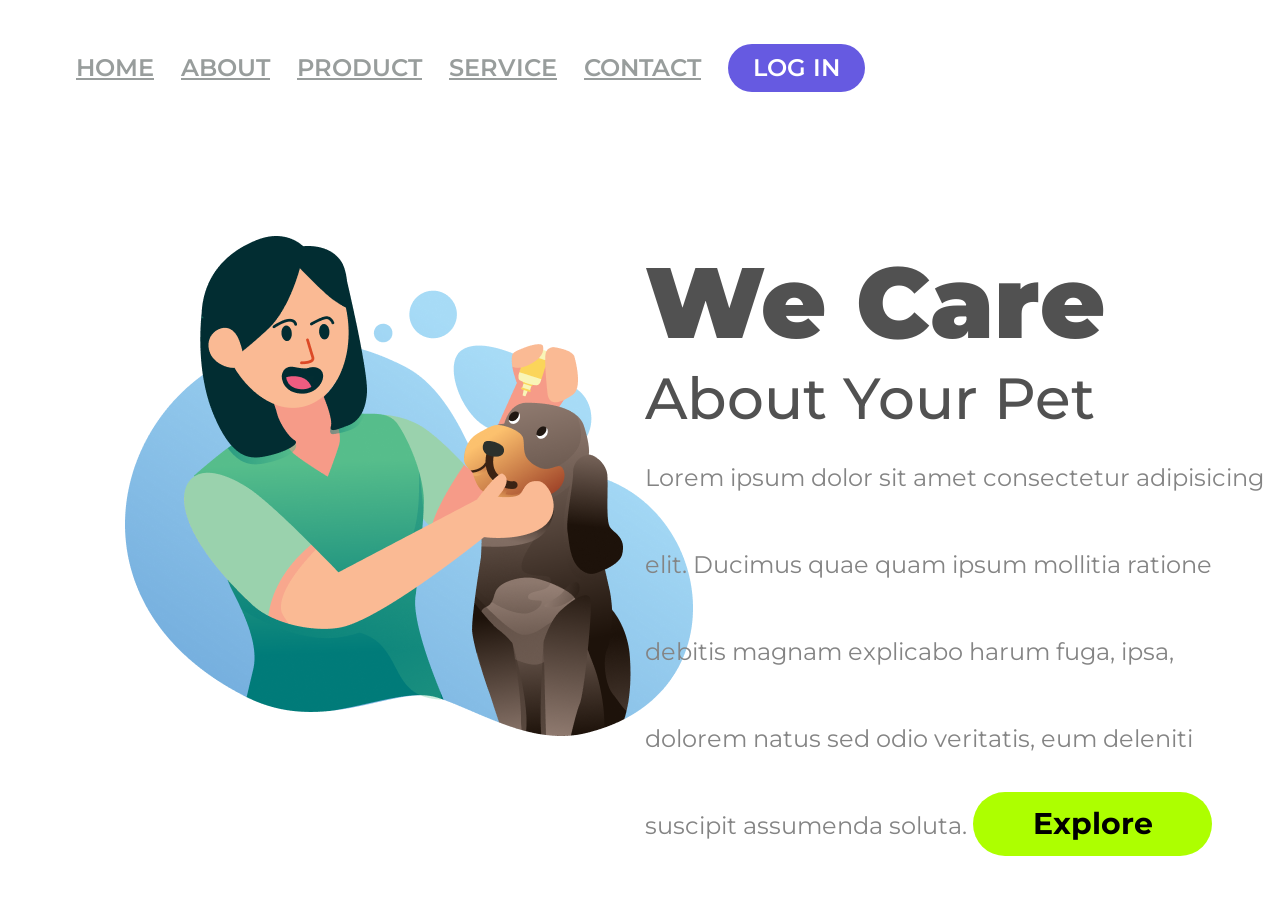
<file: 1 - We Care T1/index.html>
<!DOCTYPE html>
<html lang="en">

<head>
    <meta charset="UTF-8">
    <meta name="viewport" content="width=device-width, initial-scale=1.0">
    <link rel="stylesheet" href="stiles.css">
    <link rel="preconnect" href="https://fonts.googleapis.com">
<link rel="preconnect" href="https://fonts.gstatic.com" crossorigin>
<link href="https://fonts.googleapis.com/css2?family=Montserrat:ital,wght@0,100..900;1,100..900&display=swap" rel="stylesheet">

    <title>Document</title>
</head>

<body>
    <header>
        <a class="link-header" href="">HOME</a>
        <a class="link-header" href="">ABOUT</a>
        <a class="link-header" href="">PRODUCT</a>
        <a class="link-header" href="">SERVICE</a>
        <a class="link-header" href="">CONTACT</a>
        <button class="button-header">LOG IN</button>

    </header>

    <main>
        <div class="container">
        <section1 class="section1"><img src="./Img/Illustration 2.png" alt="We-Ware-logo" class="logo-image"> </section1>
       
        <section2 class="section2">
        <h1>We Care</h1>
        <h2>About Your Pet</h2>
        <p class="reducao">Lorem ipsum dolor sit amet consectetur adipisicing elit. Ducimus quae quam ipsum mollitia ratione debitis
            magnam explicabo harum fuga, ipsa, dolorem natus sed odio veritatis, eum deleniti suscipit assumenda soluta.
        </pc>
        <button class="button-main">Explore</button>
    </section2>
</div>
    
</main>

</body>

</html>
</file>
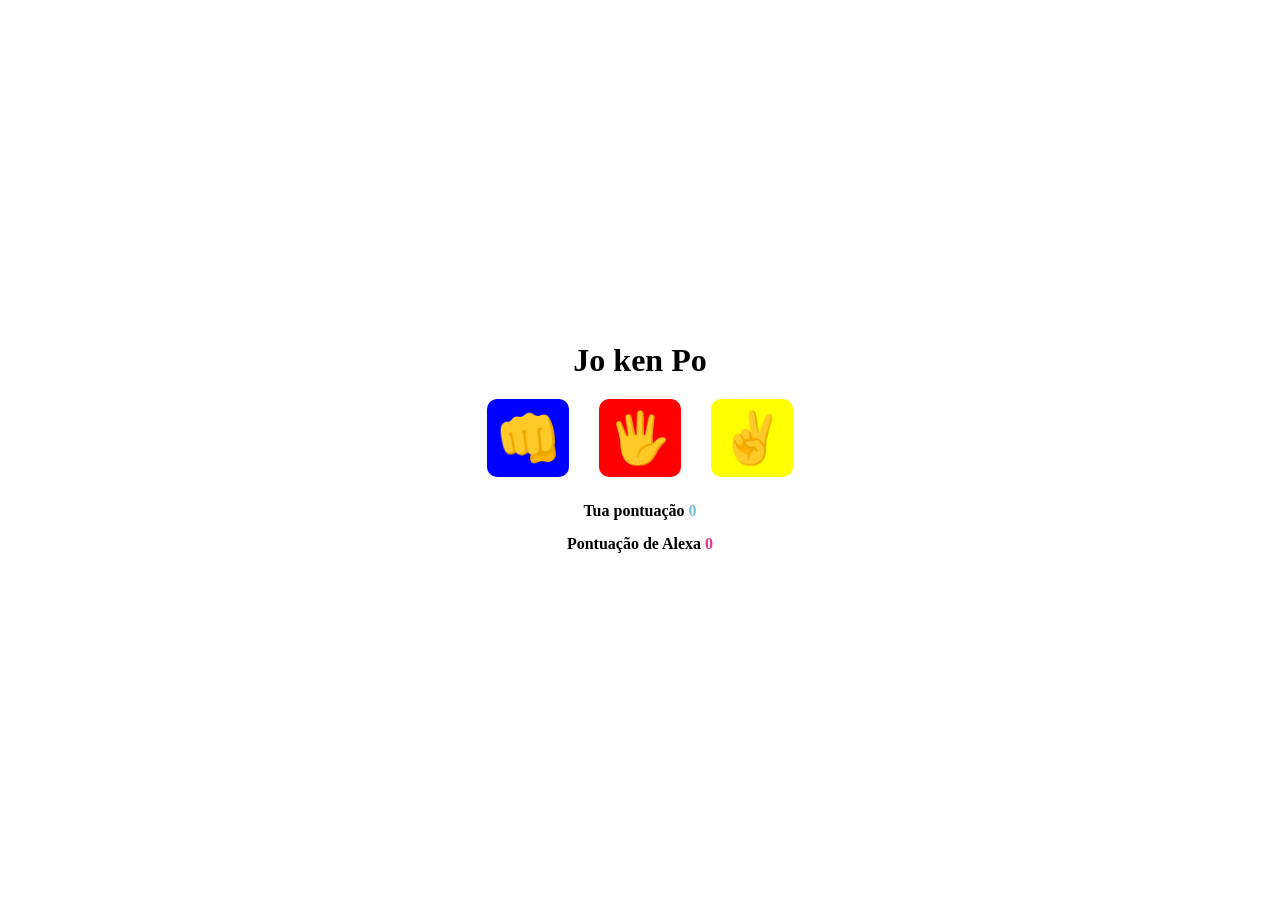
<file: 10 - Jo ken Po/index.html>
<!DOCTYPE html>
<html lang="en">
<head>
    <meta charset="UTF-8">
    <meta name="viewport" content="width=device-width, initial-scale=1.0">
    <link rel="stylesheet" href="style.css">
    <title>Jo-ken-Po-Anun</title>
</head>
<body>

    <div class="container">

        <h1>Jo ken Po</h1>
        
        <div class="buttons">
        <button id="rock" onclick="playHuman('rock')">&#x1F44A;</button>
        <button id="paper" onclick="playHuman('paper')">&#x1F590;</button>
        <button id="scissors" onclick="playHuman('scissors')">&#x270C;</button>
        </div>

        <p class="result"></p>

        <p class="your-score">Tua pontuação <span id="human-score">0</span></p>
        <p class="machine-score">Pontuação de Alexa <span id="machine-score">0</span></p>


    </div>

    <script src="script.js"></script>
    
</body>
</html>
</file>
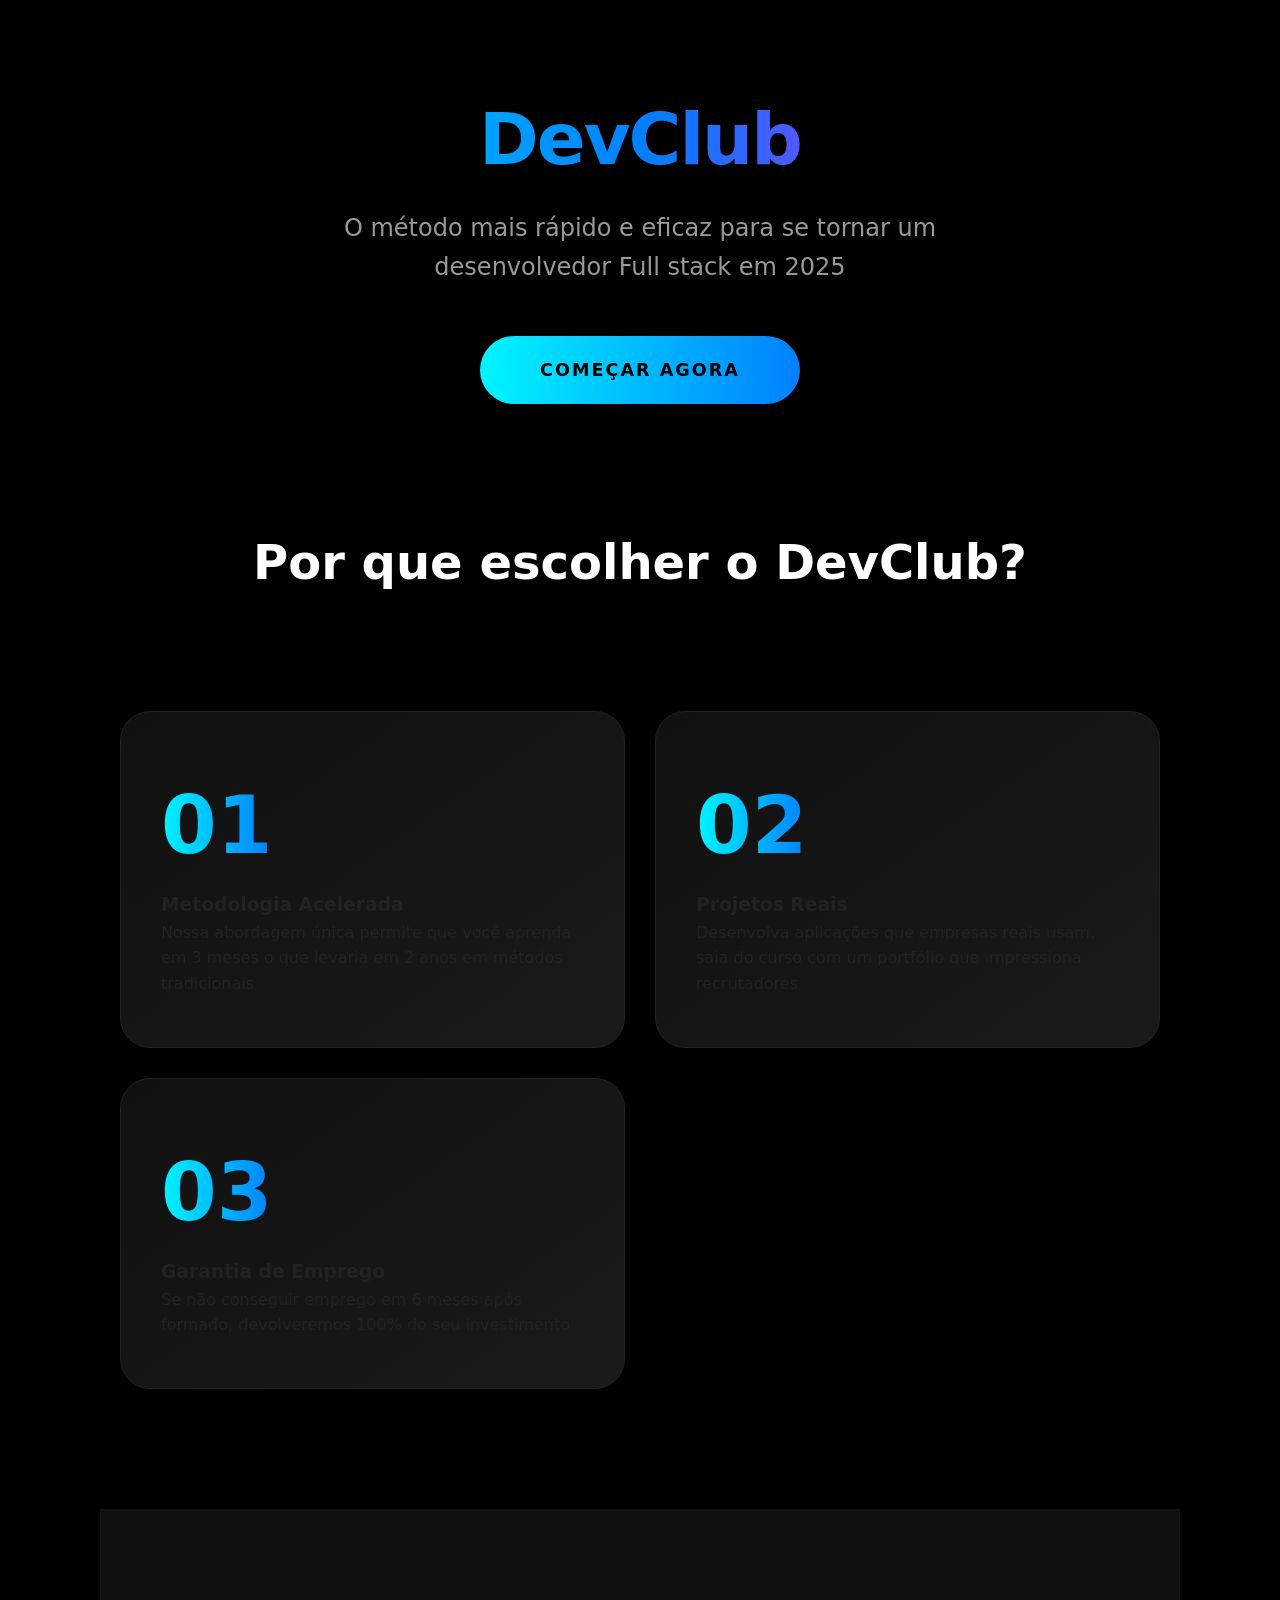
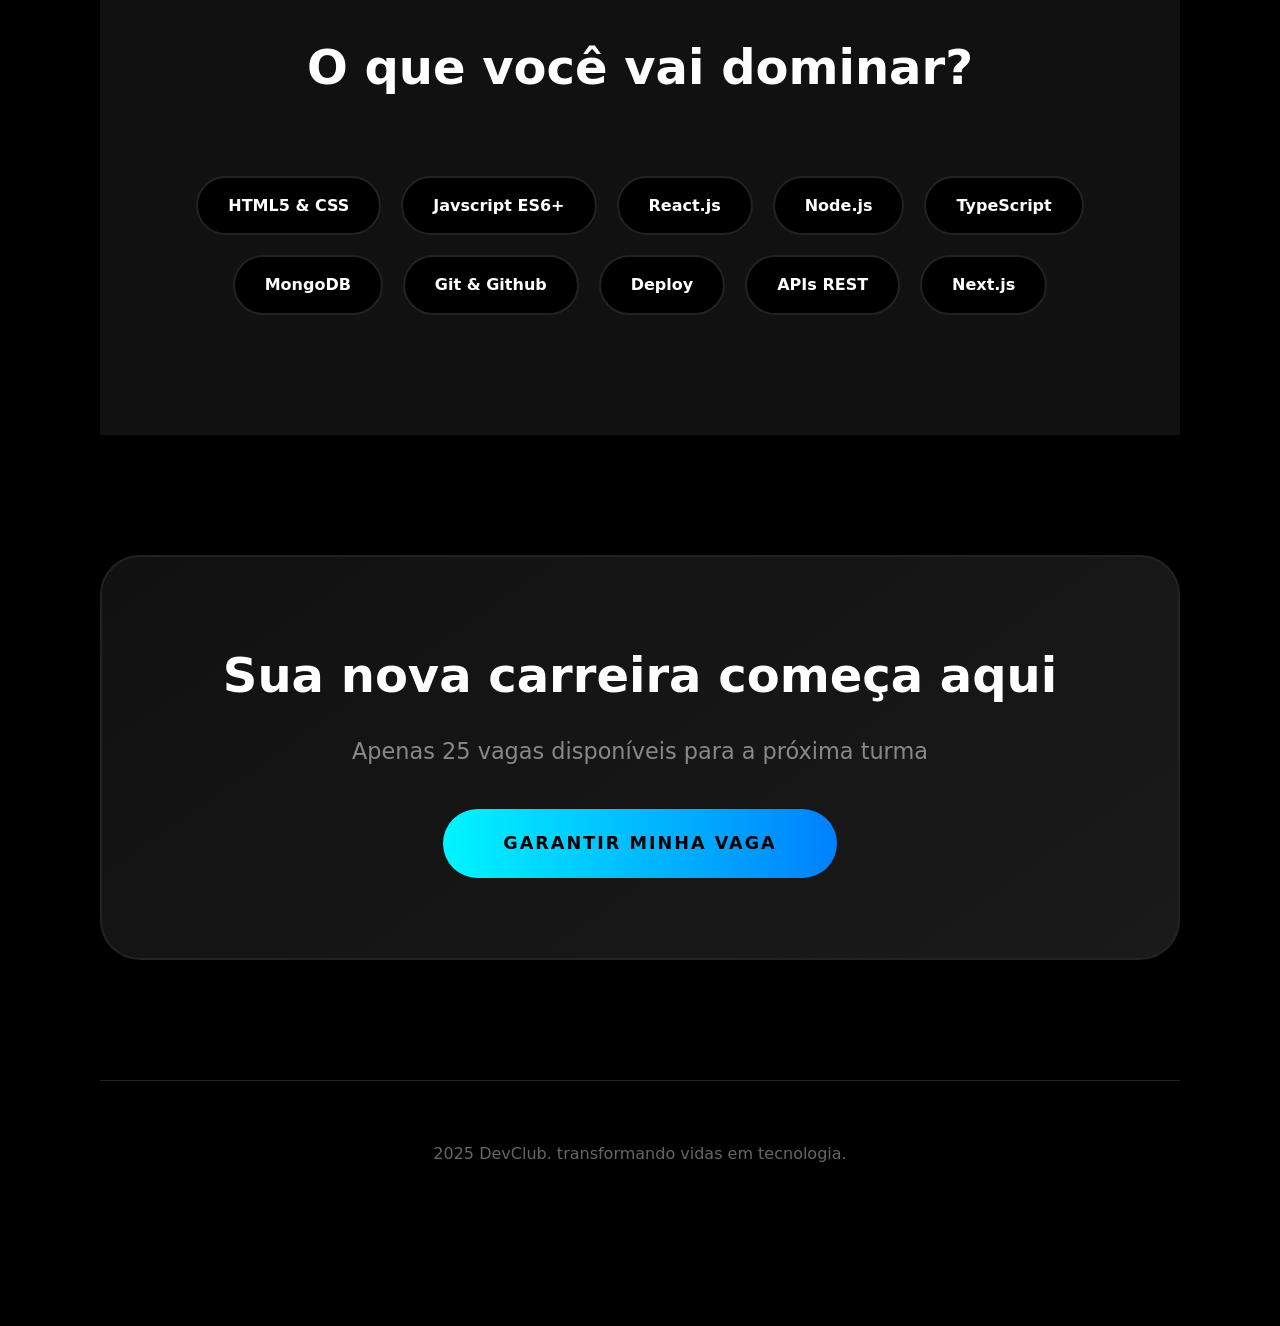
<file: 11 - Criação de Site/index.html>
<!DOCTYPE html>
<html lang="en">
<head>
    <meta charset="UTF-8">
    <meta name="viewport" content="width=device-width, initial-scale=1.0">
    <link rel="stylesheet" href="styles.css">
    <title>Criação-de-Site</title>
</head>
<body>

    <header class="container">
        <h1 class="gradient-text">DevClub</h1>
        <p class="subtitle">O método mais rápido e eficaz para se tornar um desenvolvedor Full stack em 2025</p>
        <a href="#" class="hero-button">Começar Agora</a>
    </header>

    <section class="benefits container">
     <h2 class="section-title">Por que escolher o DevClub?</h2>
     
     <article class="benefit-card">
        <span class="benefit-number">01</span>
        <h3>Metodologia Acelerada</h3>
        <p>Nossa abordagem única permite que você aprenda em 3 meses o que levaria em 2 anos em métodos tradicionais</p>
     </article>

     <article class="benefit-card">
        <span class="benefit-number">02</span>
        <h3>Projetos Reais</h3>
        <p>Desenvolva aplicações que empresas reais usam. saia do curso com um portfólio que impressiona recrutadores</p>
     </article>

     <article class="benefit-card">
        <span class="benefit-number">03</span>
        <h3>Garantia de Emprego</h3>
        <p>Se não conseguir emprego em 6 meses após formado, devolveremos 100% do seu investimento</p>
     </article>
</section>

    <section class="features container">
        <h2 class="section-title">O que você vai dominar?</h2>
        <span class="pill">HTML5 & CSS</span>
        <span class="pill">Javscript ES6+</span>
        <span class="pill">React.js</span>
        <span class="pill">Node.js</span>
        <span class="pill">TypeScript</span>
        <span class="pill">MongoDB</span>
        <span class="pill">Git & Github</span>
        <span class="pill">Deploy</span>
        <span class="pill">APIs REST</span>
        <span class="pill">Next.js</span>
    </section>

    <section class="cta-section-container">
        <h2>Sua nova carreira começa aqui</h2>
        <p>Apenas 25 vagas disponíveis para a próxima turma</p>
        <a href="" class="hero-button">Garantir minha vaga</a>
    </section>

    <footer>
        <p>2025 DevClub. transformando vidas em tecnologia.</p>
    </footer>
    
</body>
</html>
</file>
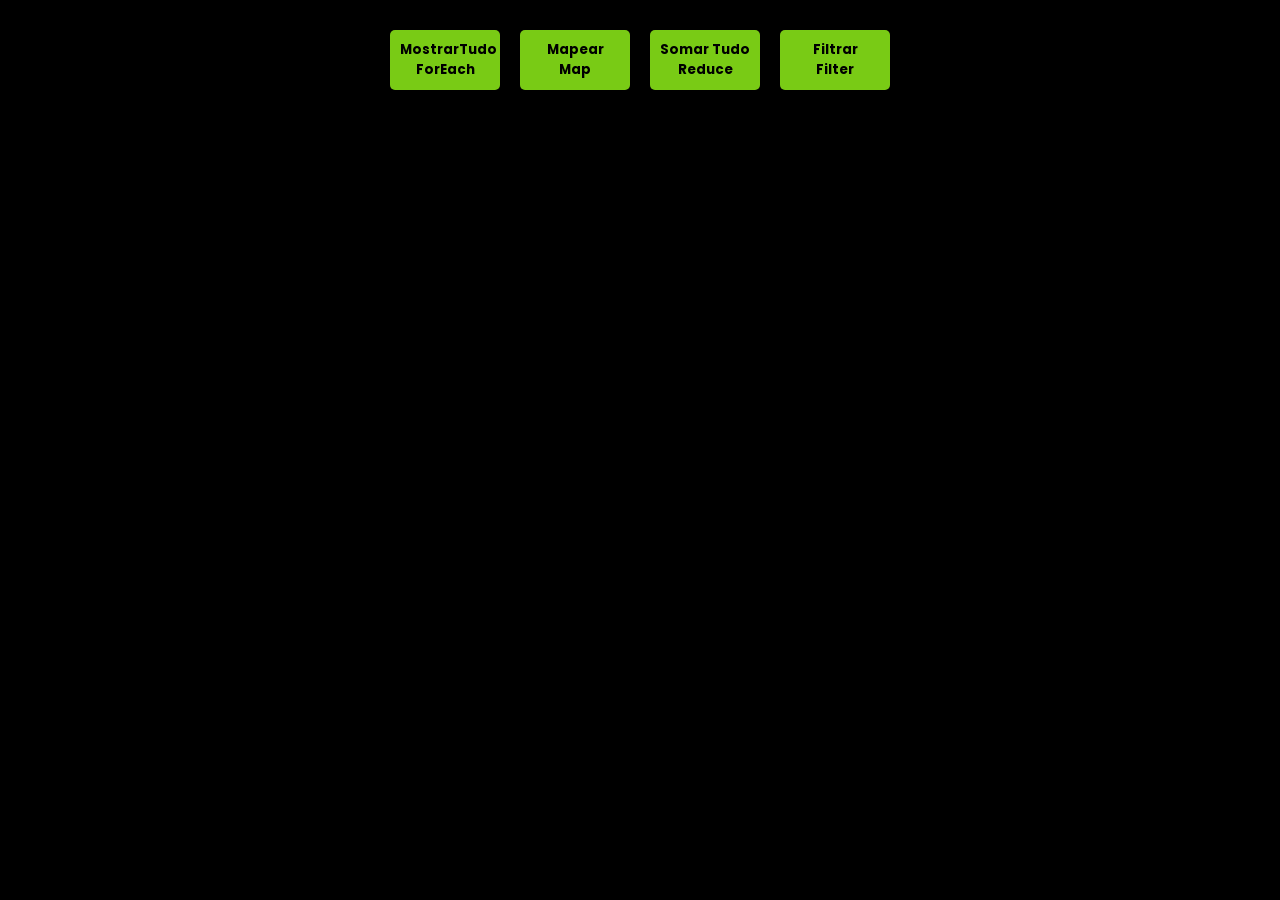
<file: 12 - Anun Burgers/index.html>
<!DOCTYPE html>
<html lang="en">
<head>
    <meta charset="UTF-8">
    <meta name="viewport" content="width=device-width, initial-scale=1.0">
    <link rel="stylesheet" href="styles.css">
    <title>Anun-Burgers</title>
</head>
<body>

     <div class="container-button">
        <button class="show-all">MostrarTudo<br>ForEach</button>
        <button class="map-all">Mapear <br>Map</button>
        <button class="sum-all">Somar Tudo <br>Reduce</button>
        <button class="vegan-all">Filtrar <br>Filter</button>
     </div>

     <ul>
         <!--<li>
          <img src="./Img Burges/bacon-egg.png" alt="Bacon-Egg-Burger">
            <p>X-Bacon Egg</p>
            <p class="item-price">R$ 30,00</p>
        </li> -->
     </ul>
    
    
    
    <script src="products.js"></script>
    <script src="script.js"></script>
</body>
</html>
</file>
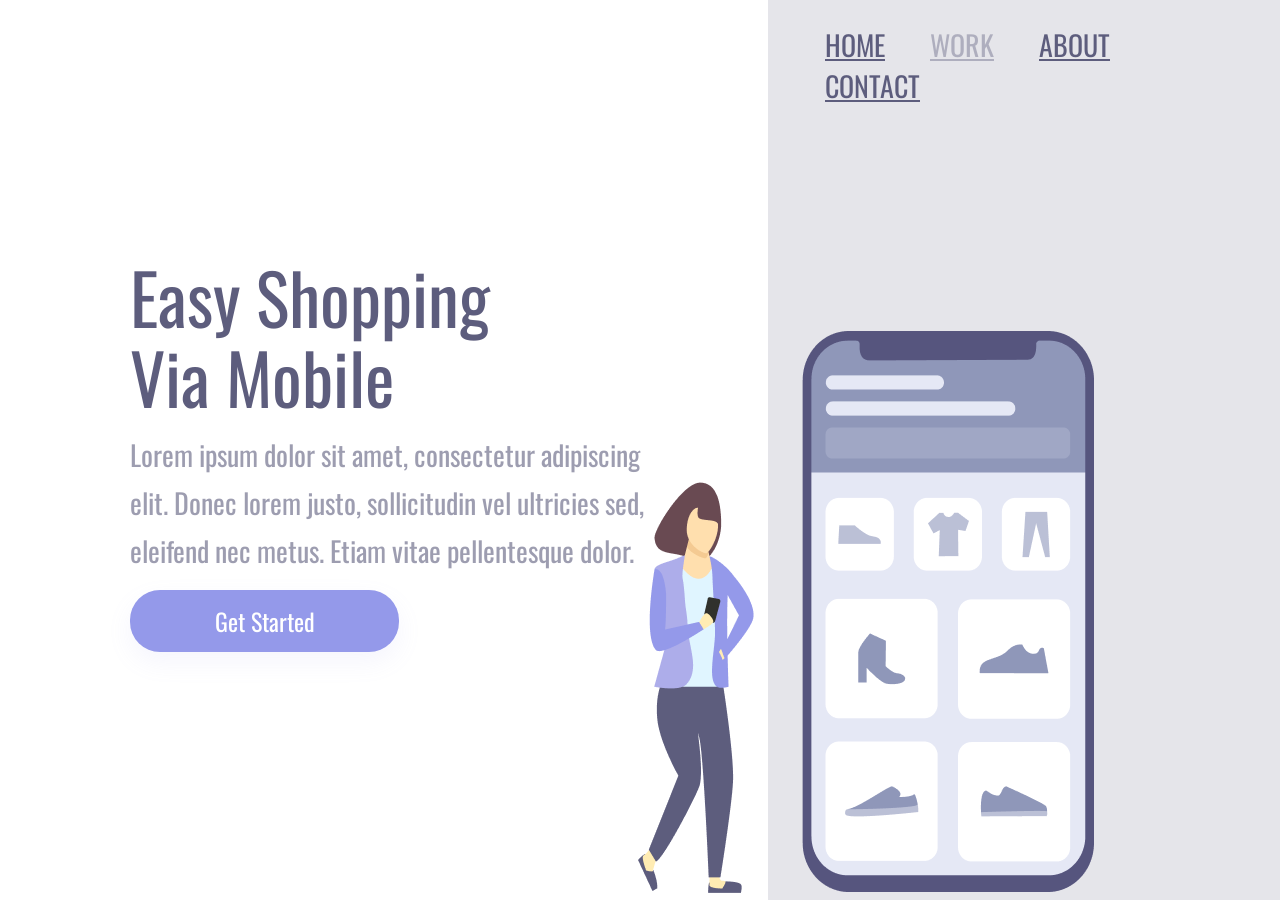
<file: 2 - Responsivo 1/index.html>
<!DOCTYPE html>
<html lang="en">

<head>
    <meta charset="UTF-8">
    <meta name="viewport" content="width=device-width, initial-scale=1.0">
    <title>Responsivo1</title>
    <link rel="stylesheet" href="./styles.css">
    <link rel="preconnect" href="https://fonts.googleapis.com">
    <link rel="preconnect" href="https://fonts.gstatic.com" crossorigin>
    <link
        href="https://fonts.googleapis.com/css2?family=Montserrat:ital,wght@0,100..900;1,100..900&family=Oswald:wght@200..700&family=Poppins:wght@400;500;700&display=swap"
        rel="stylesheet">

</head>

<body>
    <div class="wrraper">
    <section class="container-left">
        <h1>Easy Shopping Via Mobile</h1>
        <p>Lorem ipsum dolor sit amet, consectetur adipiscing elit. Donec lorem justo, sollicitudin vel ultricies sed, eleifend nec metus. Etiam vitae pellentesque dolor. </p>
        <button>Get Started</button>
    </section>
    <section class="container-right">
        <header>
            <a href="">HOME</a>
            <a href="">WORK</a>
            <a href="">ABOUT</a>
            <a href="">CONTACT</a>
        </header>
        <img src="./assents/girl-phone.png" alt="girl and phone">
    </section>
</div>

</body>

</html>
</file>
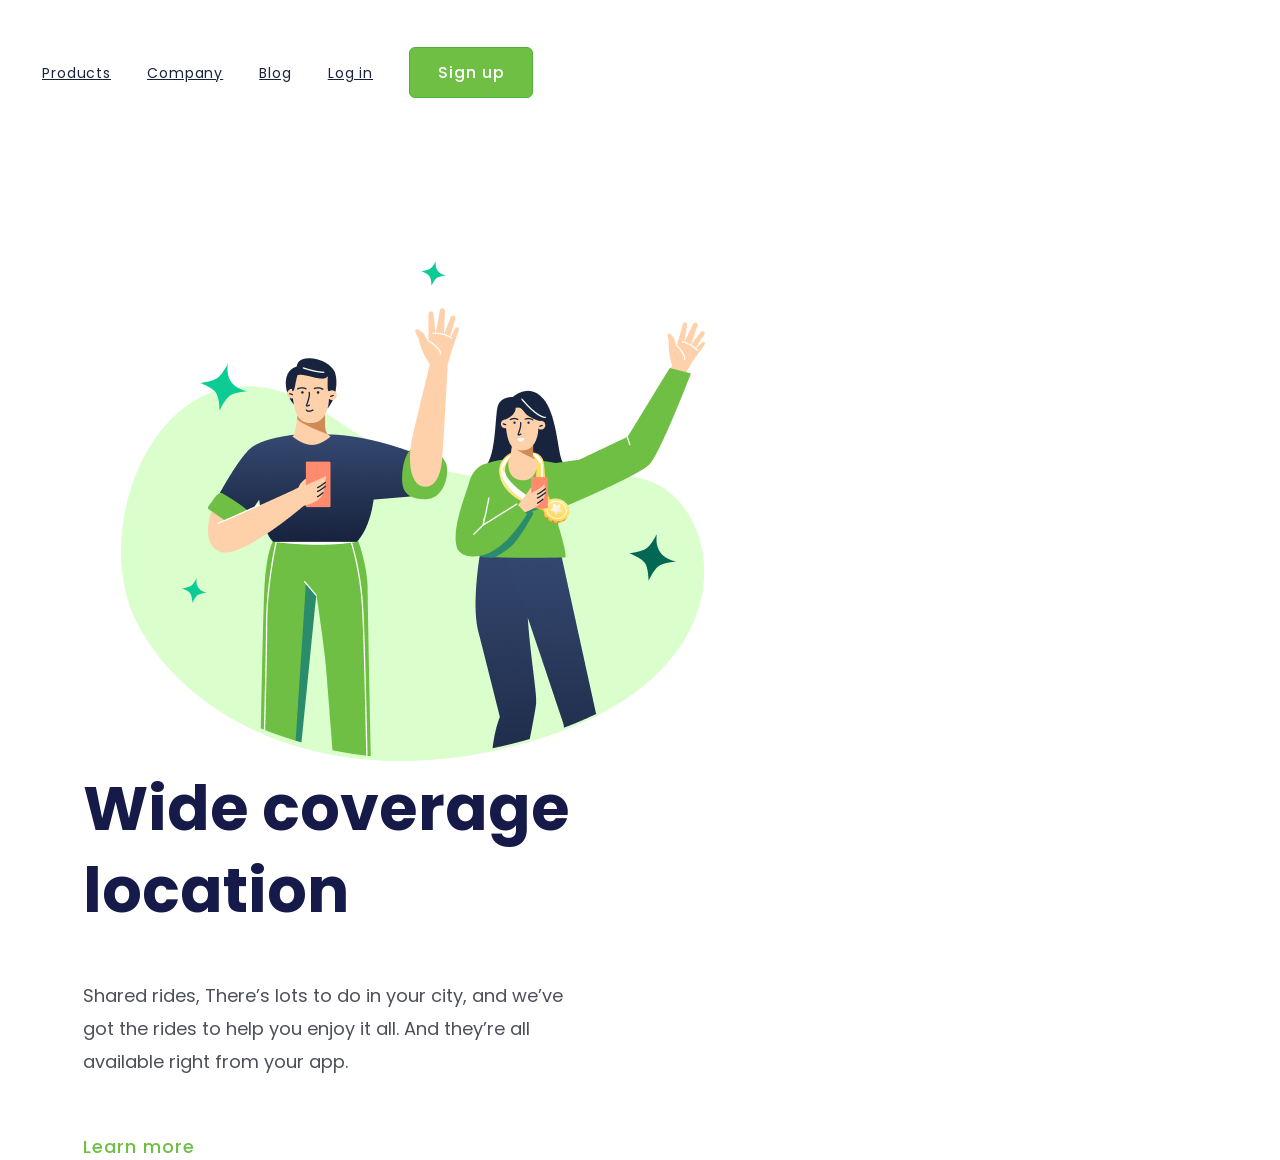
<file: 3 - Projeto Figma/index.html>
<!DOCTYPE html>
<html lang="en">
<head>
    <meta charset="UTF-8">
    <meta name="viewport" content="width=device-width, initial-scale=1.0">
    <title>Projeto Figma Brach 1</title>
    <link rel="stylesheet" href="styles.css">
</head>
<body>
    <header>
        <a class="link-menu" href="">Products</a>
        <a class="link-menu" href="">Company</a>
        <a class="link-menu" href="">Blog</a>
        <a class="link-menu" href="">Log in</a>
        <button class="button-sign-up">Sign up</button>
    </header>
    <main>
        <img src="Img/congratulatios.png" alt="logo do projeto">
        <div>
            <h1>Wide coverage location</h1>
            <p>Shared rides, There’s lots to do in your city, and we’ve got the rides to help you enjoy it all. And they’re all available right from your app. </p>
            <button class="button-learn-more">Learn more</button>
        </div>
    </main>
    
</body>
</html>
</file>
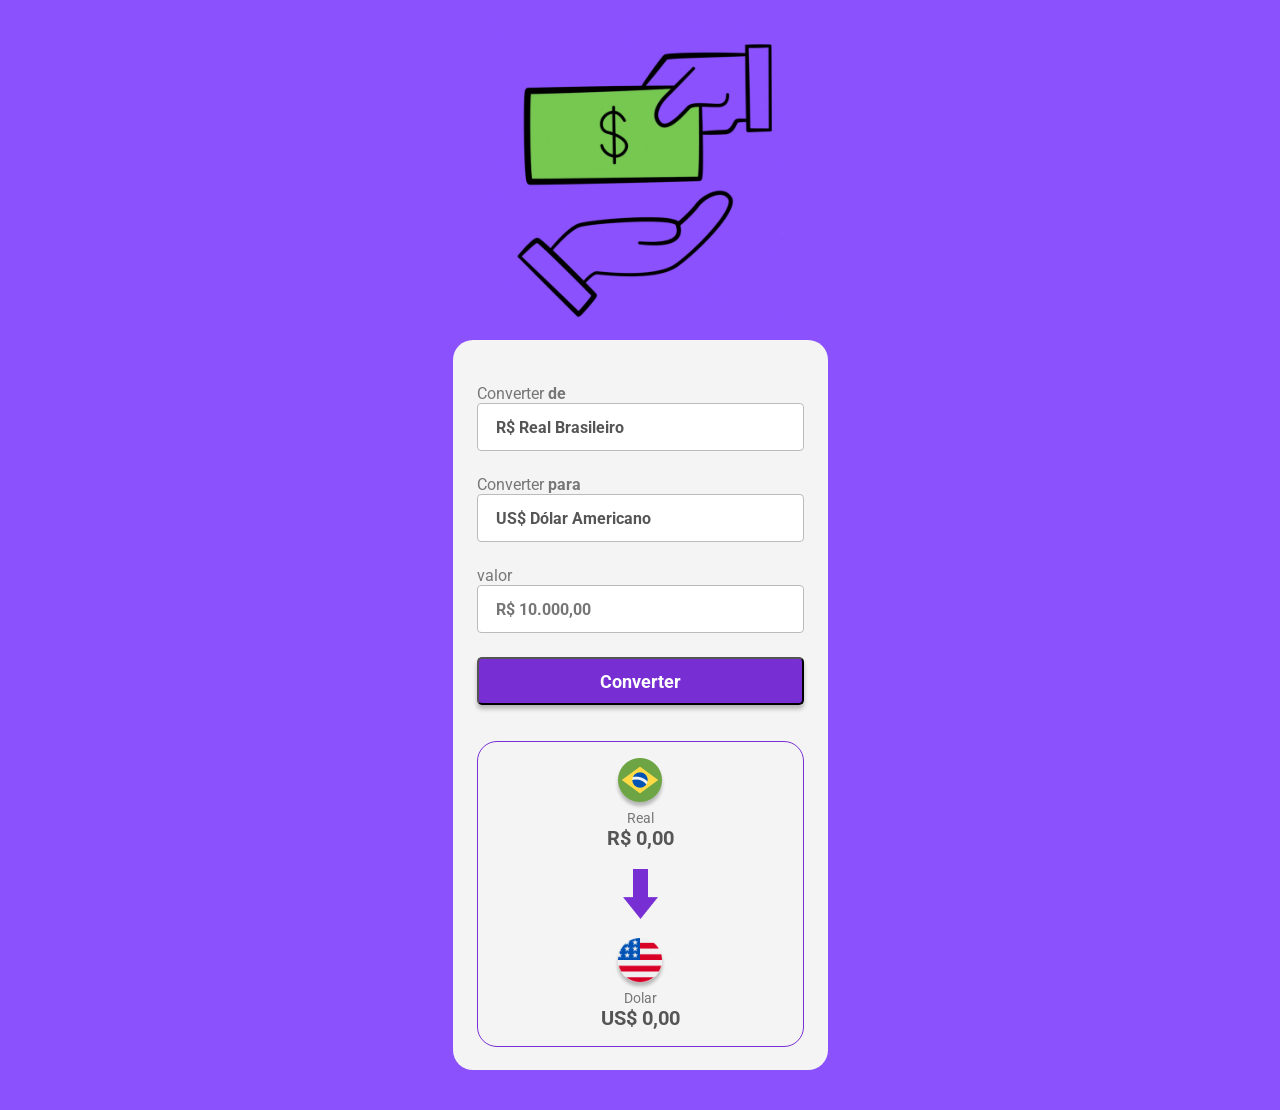
<file: 4 - Javascript teste/index.html>
<!DOCTYPE html>
<html lang="pt-BR">
<head>
    <meta charset="UTF-8">
    <meta name="viewport" content="width=device-width, initial-scale=1.0">
    <link rel="preconnect" href="https://fonts.googleapis.com">
    <link rel="preconnect" href="https://fonts.gstatic.com" crossorigin>
    <link href="https://fonts.googleapis.com/css2?family=Roboto:wght@100..900&display=swap" rel="stylesheet">
    <link rel="stylesheet" href="./style.css">  
    <title>Conversor-Anun</title>
</head>
<body>
    <img class="logo" src="./assets/logo.gif" alt="logo-conversor-anun">
    <main>
        <label for="converter-de"> Converter <b>de</b>
            <select class="converterDe" id="converter-de">
                <option value="real">R$ Real Brasileiro</option>
                <option value="dolar">US$ Dólar Americano</option>
                <option value="euro">€ Euro</option>
                <option value="bitcoin">₿ Bitcoin</option>
                <option value="libra">£ Libra</option>
            </select>
        </label>
        <label for="converter-para"> Converter <b>para</b>
            <select class="currency-select" name="converterPara" id="converter-para">
                <option value="dolar">US$ Dólar Americano</option>
                <option value="euro">€ Euro</option>
                <option value="real">R$ Real Brasileiro</option>
                <option value="bitcoin">₿ Bitcoin</option>
                <option value="libra">£ Libra</option>
            </select>
        </label>
        <label for="valor">
            valor
            <input class="input-currency" id="valor" placeholder="R$ 10.000,00">
        </label>
        <button class="convert-button">Converter</button>
        <section class="display">
            <div class="currency-container">
                <img class="currency-box" src="./assets/Real.png" alt="logo-moeda-a-converter">
                <p class="currency">Real</p>
                <p class="currency-value-to-convert">R$ 0,00</p>
            </div>

            <img class="arrow" src="./assets/Seta.png" alt="seta">
            
            <div class="currency-container">
                <img class="currency-img" src="./assets/Dolar.png" alt="logo-moeda-convertida">
                <p class="currency" id="currency-name">Dolar</p>
                <p class="currency-value">US$ 0,00</p>
            </div>
        </section>
    </main>
    <script src="./script.js"></script>
</file>
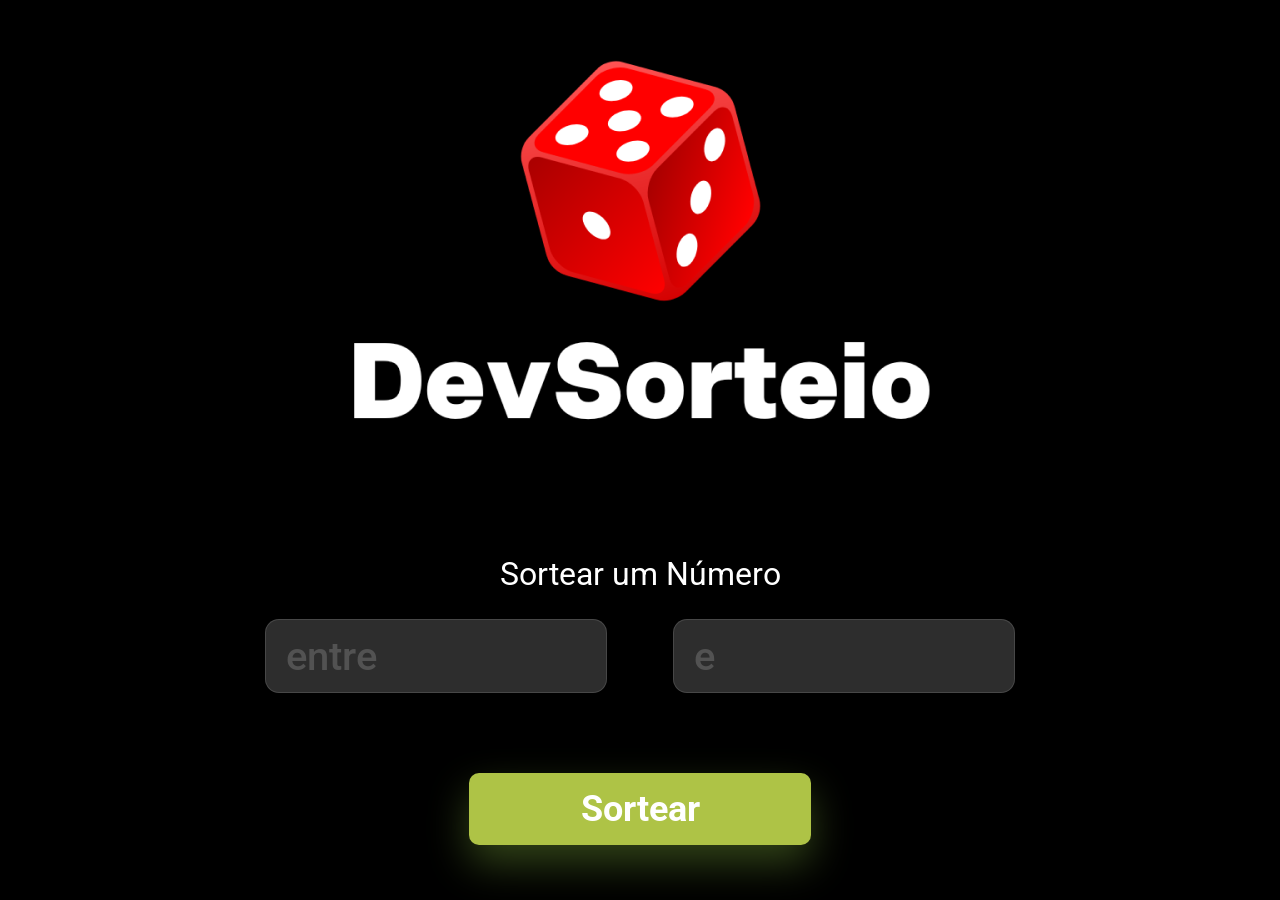
<file: 5 - AnunSorteio/index.html>
<!DOCTYPE html>
<html lang="pt-BR">

<head>
    <meta charset="UTF-8">
    <meta name="viewport" content="width=device-width, initial-scale=1.0">
    <link rel="preconnect" href="https://fonts.googleapis.com">
    <link rel="preconnect" href="https://fonts.gstatic.com" crossorigin>
    <link href="https://fonts.googleapis.com/css2?family=Roboto:ital,wght@0,100..900;1,100..900&display=swap"
        rel="stylesheet">
    <title>Anun-Sorteio</title>
    <link rel="stylesheet" href="styles.css">
</head>

<body>
    <img src="./sort 1.png" alt="logo-do-AnunSorteio">

    <h2>Sortear um Número</h2>

    <div>
        <input type="number" class="input-min" placeholder="entre">
        <input type="number" class="input-max" placeholder="e">
    </div>

    <button onclick="generateNumber()">Sortear</button>

</body>

<script src="./scripts.js"></script>

</html>
</file>
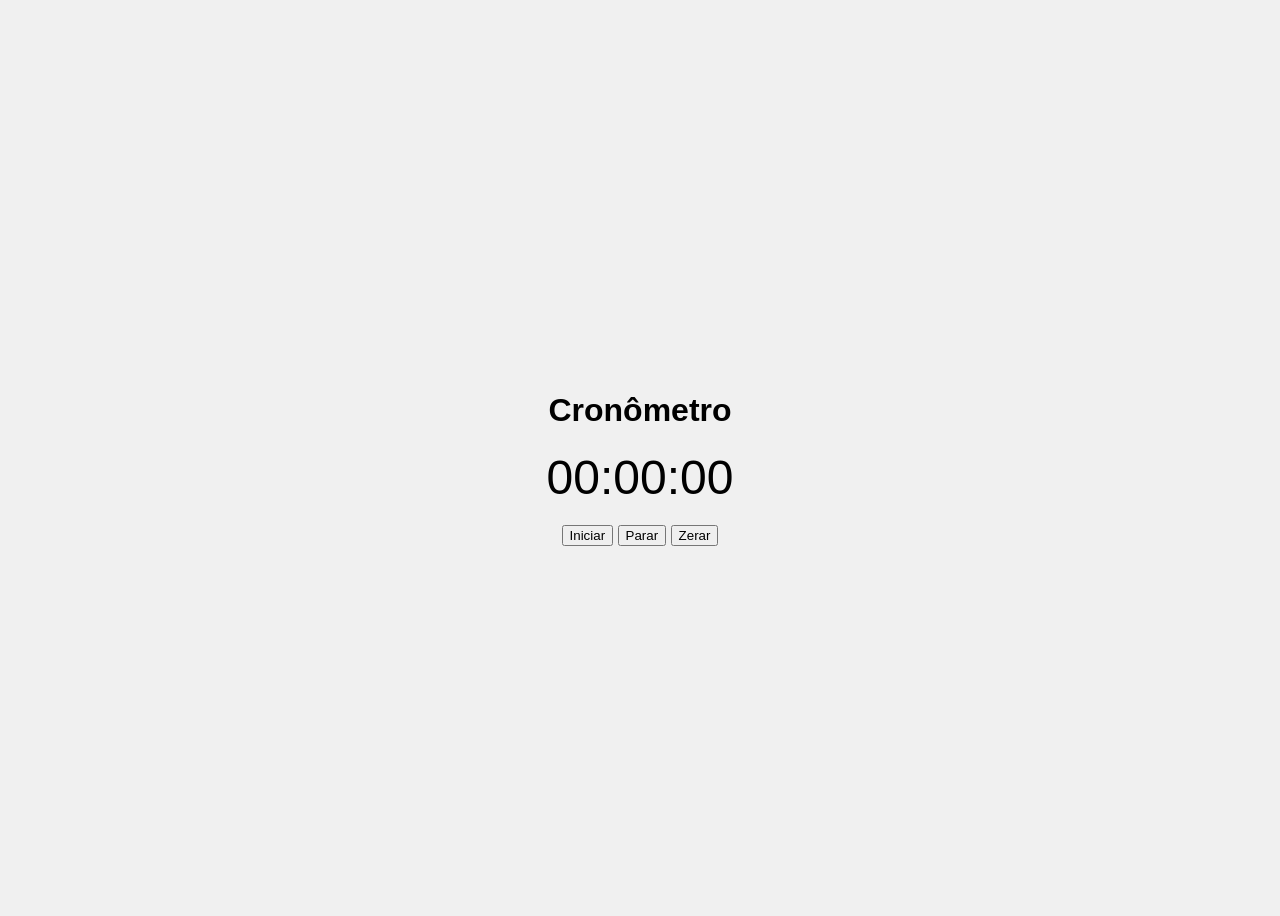
<file: 6 - Cronômetro/index.html>
<!DOCTYPE html>
<html lang="pt-BR">
<head>
    <meta charset="UTF-8">
    <meta name="viewport" content="width=device-width, initial-scale=1.0">
    <title>Cronômetro</title>
    <link rel="stylesheet" href="styles.css">
</head>
<body>
    <div class="container">
        <h1>Cronômetro</h1>
        <div id="display">00:00:00</div>
        <button id="start">Iniciar</button>
        <button id="stop">Parar</button>
        <button id="reset">Zerar</button>
    </div>
    <script src="script.js"></script>
</body>
</html>
</file>
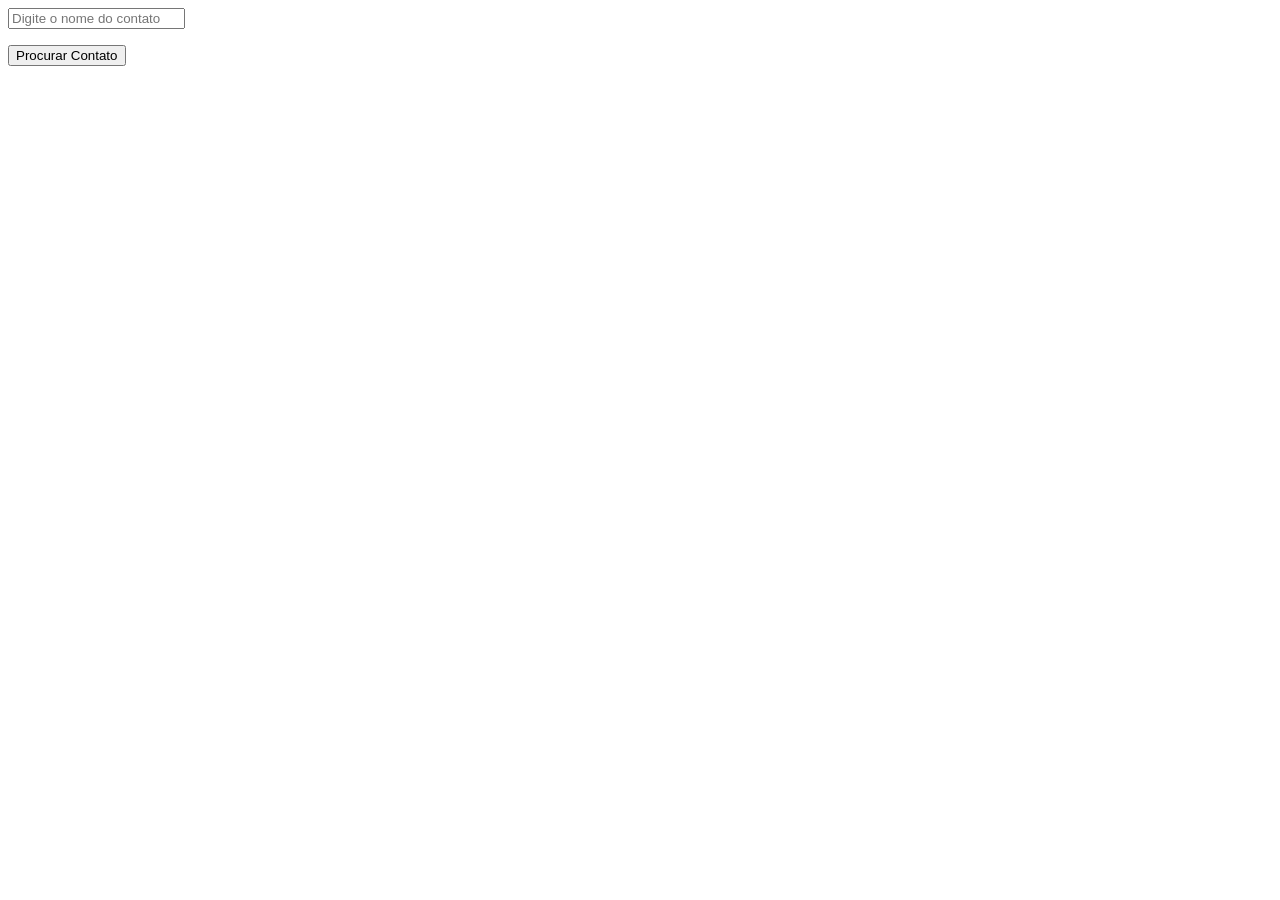
<file: 7 - For/index.html>
<html lang="pt-BR">
<head>
    <meta charset="UTF-8">
    <meta name="viewport" content="width=device-width, initial-scale=1.0">
    <title>For-Anun</title>
</head>
<body>
    <input placeholder ="Digite o nome do contato">
    <p></p>
    <button onclick="search()">Procurar Contato</button>
</body>

<script>
    // Seleciona o parágrafo e o input do HTML
    let p = document.querySelector("p");
    let input = document.querySelector("input");

    // Lista de contatos
    const contacts = [
        {name: "Romário", number: "(21) 95123-3456"},
        {name: "Bebeto", number: "(71) 98723-8356"},
        {name: "Rivaldo", number: "(81) 96529-3736"},
        {name: "Ronaldo", number: "(11) 95629-0912"},
    ];

    function search() {
        // Inicializa uma variável para verificar se algum contato foi encontrado
        let found = false;

        // Loop através da lista de contatos
        for (let i = 0; i < contacts.length; i++) {
            // Verifica se o nome do contato (em minúsculas) é igual ao que foi digitado (também em minúsculas)
            if (input.value.toLowerCase() === contacts[i].name.toLowerCase()) {
                // Se encontrado, exibe o nome e o número
                p.innerHTML = `Contato Encontrado: Nome: ${contacts[i].name} Tel: ${contacts[i].number}`;
                found = true; // Marca que o contato foi encontrado
                break; // Sai do loop já que encontramos o contato
            }
        }

        // Se nenhum contato foi encontrado, exibe a mensagem de erro
        if (!found) {
            p.innerHTML = "Contato não encontrado, tente novamente.";
        }
    }
</script>
</html>
</file>
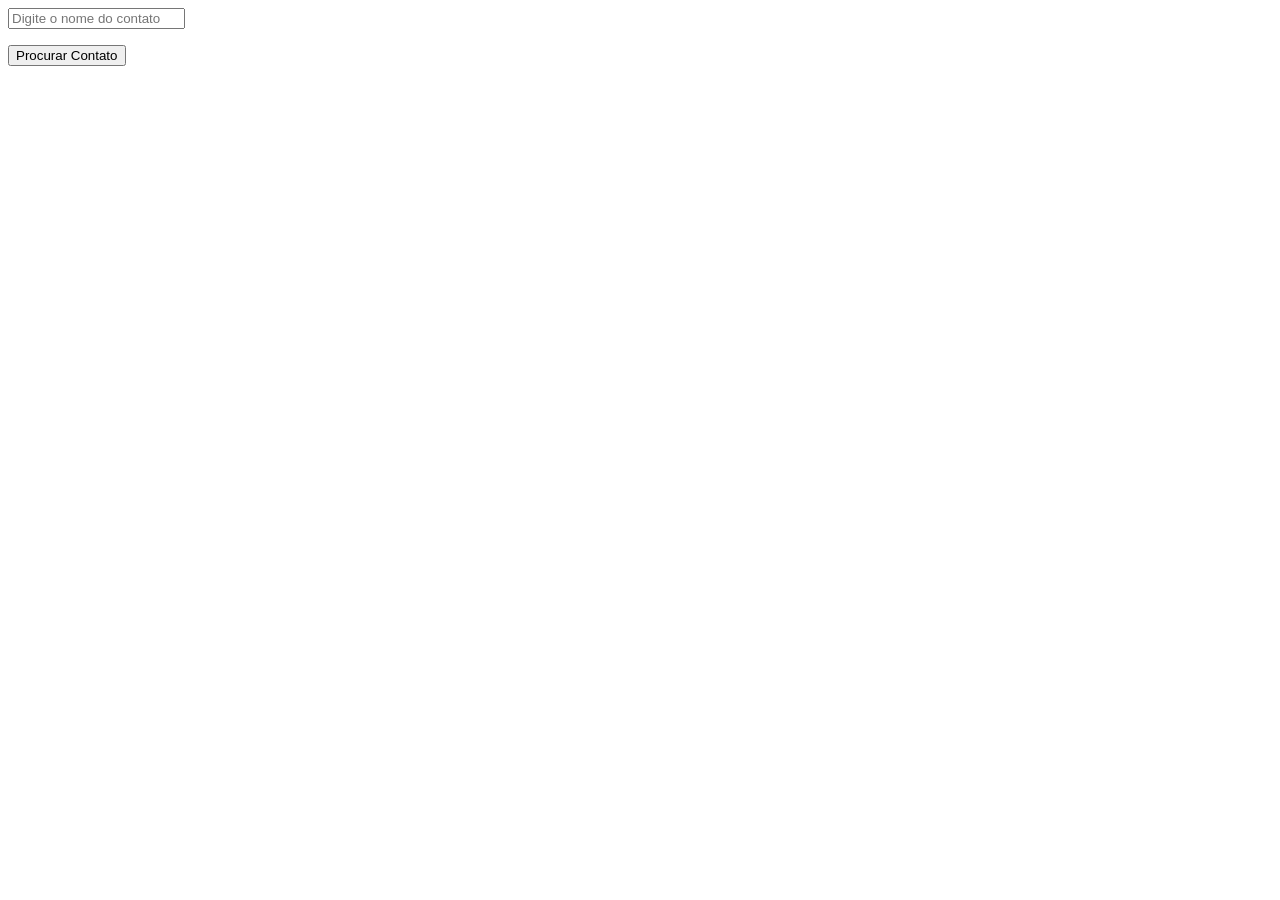
<file: 8 - Teste For in/index.html>
<html lang="pt-BR">
<head>
    <meta charset="UTF-8">
    <meta name="viewport" content="width=device-width, initial-scale=1.0">
    <title>For-Anun</title>
</head>
<body>
    <input placeholder ="Digite o nome do contato">
    <p></p>
    <button onclick="search()">Procurar Contato</button>
</body>

<script>
    // Seleciona o parágrafo e o input do HTML
    let p = document.querySelector("p");
    let input = document.querySelector("input");

    // Lista de contatos
    const contacts = [
        {name: "Romário", number: "(21) 95123-3456"},
        {name: "Bebeto", number: "(71) 98723-8356"},
        {name: "Rivaldo", number: "(81) 96529-3736"},
        {name: "Ronaldo", number: "(11) 95629-0912"},
    ];

    function search() {
        // Inicializa uma variável para verificar se algum contato foi encontrado
        let found = false;

        // Usa forEach para percorrer a lista de contatos
        contacts.forEach(contact => {
            // Verifica se o nome do contato (em minúsculas) é igual ao que foi digitado (também em minúsculas)
            if (input.value.toLowerCase() === contact.name.toLowerCase()) {
                // Se encontrado, exibe o nome e o número
                p.innerHTML = `Contato Encontrado: Nome: ${contact.name} Tel: ${contact.number}`;
                found = true; // Marca que o contato foi encontrado
            }
        });

        // Se nenhum contato foi encontrado, exibe a mensagem de erro
        if (!found) {
            p.innerHTML = "Contato não encontrado, tente novamente.";
        }
    }
</script>
</html>
</file>
<file: 1 - We Care T1/stiles.css>
* {
    font-family: "Montserrat", sans-serif;
   margin: 0;
   padding: 0; 
   box-sizing: border-box;
   link rel="stylesheet" href="stiles.css"
}
header {
margin: 44px 0 144px 76px;
}
.link-header {
font-weight: 600;
font-size: 24px;
line-height: 100%;
color: #989D9C;
margin-right: 23px;
}
.button-header {
     background: #665AE1;
     width: 130;
height: 41;
border: none;
border-radius: 50px;
font-size: 24px;
line-height: 100%;
font-weight: 600;
color: #FFFFFF;
padding: 12px 25px;
cursor: pointer;
}
.logo-image {
    width: 568;
    height: 500;
    margin-left: 125px;
    display: inline-block;

}
.container {
    width: 100%;
}
.section1 {
    display: inline-block;
    width: 50%;
    vertical-align: 10;
    float: left;
}
.section2 {
    display: inline-block;
    width: 50%; 50px;
    vertical-align: 10;
    float: right;
    padding: 5px;
    
}
h1 {
   font-weight: 900;
   font-size: 100px;
   line-height: 122px;
   color: #515151;

}

h2 {
    font-weight: 500;
    font-size: 58px;
    line-height: 71px;
    color: #515151;
}
p {
    font-weight: 400;
    font-size: 24px;
    line-height: 87px;
    color: #848484; 
    
    
    
    
}
.reducao {
    padding: 20;
    margin: 10;
}
.button-main {
    background:#ADFF00;
    border-radius: 60px;
    width: 239px;
    height: 64px;
    border: none;
    cursor: pointer;
    filter: drop-shadow( 0px 4px 4px 0px #00000040);
    font-weight: 700;
    font-size: 30px;
    line-height: 26.2px;
    color: #000000;
    

}
</file>
<file: 10 - Jo ken Po/style.css>
* {
    margin: 0;
    padding: 0;
    box-sizing: border-box;
}

body {
    background: url("https://picsum.photos/1600/900");
    background-size: cover;
    display: flex;
    justify-content: center;
    align-items: center;
    min-height: 100vh;
}

.container{
    padding: 20px;
    background-color: #ffffff;
    border-radius: 10px;
    display: flex;
    flex-direction: column;
    justify-content: center;
    align-items: center;
}

h1 {
    margin-bottom: 20px;
}

.buttons {
    margin-top: 30px 0;
    display: flex;
    gap: 30px;
}

button {
    padding: 10px;
    font-size: 50px;
    border: none;
    border-radius: 10px;
    cursor: pointer;
    transition: opacity 0.5s ease-in-out;
}

button:hover{
    opacity: 0.7;
}

#rock{
    background-color: blue;
   
}

#paper{
    background-color: red;
    
}

#scissors{
    background-color: yellow;
    
}

p {
    font-weight: bold;
    margin-bottom: 5px ;
    margin-top: 10px;
}

.your-score span {
    color: #73c1d4;
}

.machine-score span {
    color: rgb(223, 58, 140)
}
</file>
<file: 11 - Criação de Site/styles.css>
* {
    margin: 0;
    padding: 0;
    box-sizing: border-box;
}

body {
    font-family: system-ui, -apple-system, BlinkMacSystemFont, 'Segoe UI', Roboto, Oxygen, Ubuntu, Cantarell, 'Open Sans', 'Helvetica Neue', sans-serif;
    line-height: 1.6;
    color: #222;
    background-color: #000;
    overflow-x: hidden;
    padding: 100px;
}

.container {
    max-width: 1200px;
    margin: 0 auto;
    padding: 0 20px;
}

header {
    background: #000;
    color: #fff;
    padding: 100px 20px 120px;
    text-align: center;
    position: relative;
}

.gradient-text {
    background: linear-gradient(90deg, #00F5FF, #0080FF, #FF00FF);
    background-clip: text;
    -webkit-background-clip: text;
    -webkit-text-fill-color: transparent;
    font-size: 4.5em;
    font-weight: 900;
    margin-bottom: 30px;
    letter-spacing: -2px;
    line-height: 1.1;
}

.subtitle {
    font-size: 1.5em;
    margin-bottom: 50px;
    color: #999;
    font-weight: 300;
    max-width: 700px;
    margin-left: auto;
    margin-right: auto;
}

.hero-button {
    display: inline-block;
    background: linear-gradient(90deg, #00F5FF, #0080FF);
    color: #000;
    padding: 20px 60px;
    border-radius: 100px;
    border: none;
    text-decoration: none;
    font-size: 1.1em;
    font-weight: 700;
    text-transform: uppercase;
    letter-spacing: 2px;
    transition: 0.5s;
}

.hero-button:hover {
    transform: scale(1.1);
    box-shadow: 0 0 40px rgba(0, 245, 255, 0.5);
}

.benefits h2{
    grid-column: 1/-1;
    
}

.section-title {
    text-align: center;
    font-size: 3em;
    margin-bottom: 80px;
    color: #fff;
    font-weight: 800;
}

.benefits {
    display: grid;
    grid-template-columns: repeat(auto-fit, minmax(350px, 1fr));
    gap: 30px;
    background-color: #000;
    padding: 120px 20px;
    position: relative;
}

.benefit-card {
    background: linear-gradient(145deg, #111, #1a1a1a);
    border: 1px solid #222;
    border-radius: 30px;
    padding: 50px 40px;
    position: relative;
    overflow: hidden;
}

.benefit-card::before {
  content: '';
  position: absolute;
  top: -2px;
  left: -2px;
  right: -2px;
  bottom: -2px;
  background: linear-gradient(90deg, #00F5FF, #0080FF, #FF00FF);
  border-radius: 30px;
  opacity: 0;
  z-index: -1;
  transition: 0.5s ease;
}

.benefit-card:hover::before {
    opacity: 1;
}

.benefit-card:hover {
    transform: translateY(-10px);
    background: #111;
    cursor: pointer;
}

.benefit-number {
    font-size: 5em;
    font-weight: 900;
    background: linear-gradient(90deg, #00F5FF, #0080FF);
    -webkit-background-clip: text;
    background-clip: text;
    -webkit-text-fill-color: transparent;
    margin-bottom: 20px;

}

.benefit-card:hover .benefit-number {
    background: none;
    -webkit-background-clip: unset;
    background-clip: unset;
    -webkit-text-fill-color: unset;
    color: #FF00FF;
}

.benefit-number h3 {
    color: #888;
    line-height: 1.8;
    font-size: 1.1em;
}

.features {
    display: flex;
    flex-wrap: wrap;
    gap: 20px;
    justify-content: center;
    background-color: #111;
    padding: 120px 20px;
    text-align: center;
}

.features h2 {
    width: 100%;
    margin-bottom: 50px;

}

.pill {
    color: #fff;
    background-color: #000;
    border: 2px solid #222;
    border-radius: 50px;
    font-weight: 600;
    padding: 15px 30px;
    transition: 0.5s;
    cursor: pointer;
}

.pill:hover {
    border-color: #00f5ff;
    color: #00f5ff;
    transform: scale(1.1);
}

.cta-section-container {
    background: linear-gradient(145deg, #111, #1a1a1a);
    border: 2px solid #222;
    border-radius: 40px;
    padding: 80px 60px;
    text-align: center;
    position: relative;
    overflow: hidden;
    margin: 120px auto;
}

.cta-section-container h2 {
    font-size: 3em;
    margin-bottom: 20px;
    color: #fff;
    font-weight: 800;

}
.cta-section-container p {
    font-size: 1.4em;
    margin-bottom: 40px;
    color: #888;
}

footer {
    background-color: #000;
    color: #666;
    text-align: center;
    padding: 60px 0;
    border-top: 1px solid #222;
}
</file>
<file: 12 - Anun Burgers/styles.css>
@import url('https://fonts.googleapis.com/css2?family=Poppins:ital,wght@0,100;0,200;0,300;0,400;0,500;0,600;0,700;0,800;0,900;1,100;1,200;1,300;1,400;1,500;1,600;1,700;1,800;1,900&display=swap');

* {
    margin: 0;
    padding: 0;
    box-sizing: border-box;
    font-family: "Poppins", sans-serif;
}

body {
    background: #000000;
}

.container-button {
    margin: 30px 0;
    display: flex;
    justify-content: center;
    align-items: center;
    gap: 20px;
}

button {
    background: #79cb15;
    border:  none;
    border-radius: 5px;
    color: #000000;
    padding: 10px;
    cursor: pointer;
    font-weight: bold;
    width: 110px;
}

button:hover {
    opacity: 0.8;
}

ul {
    list-style: none;
    display: grid;
    grid-template-columns: 200px 200px 200px;
    justify-content: center;
    gap: 20px;
}

li {
    border: 2px solid #8133ff;
    border-radius: 5px;
    padding: 5px;
    margin-top: 40px;

}

img {
    width: 100%;
    border-radius: 5px;
}

p {
    color: #ffffff;
}

.item-price {
    font-weight: bold;
    color: #79cb15;
}
</file>
<file: 2 - Responsivo 1/styles.css>
* {
    margin: 0;
    padding: 0;
    box-sizing: border-box;
    font-family: 'Oswald', sans-serif;
    font-weight: 400;
    color: #5D5D7D;
}
.wrapper {
    height: 100vh;
    width: 100vw;
}
.container-left {
    display: inline-block;
    width: 60%;
    margin-top: 20%;
    padding-left: 130px;
}
.container-right {
    display: inline-block;
    background-color: rgba(93,93,125,0.16);
    height: 100vh;
    width: 40%;
    position: absolute;

}
img {
    position: relative;
    top: 25%;
    right: 130px;
}
h1 {
    font-size: 70px;
    line-height: 80px;
    width: 368px;
    
}
p {
    font-size: 28px;
    line-height: 48px;
    opacity: 0.6;
    margin: 15px 0;
    width: 540px;
}
button {
    width: 269px;
    height: 62px;
    background: #9499EA;
    box-shadow: 0px 10px 24px 0px #9499EA19;
    border: none;
    border-radius: 30px;
    font-size: 24px;
    line-height: 38px;
    text-align: center;
    color: #ffffff;
    cursor: pointer;
}
button:hover {
    opacity: .8;
}
button:active {
    opacity: .5;
}
a {
   font-size: 28px;
   line-height: 41px;
   color: ;
   margin-right: 41px;
   cursor: pointer;


}
a:nth-child(2) {
    opacity: 0.4;
}
a:hover {
    opacity: .4;
}
a:active {
    opacity: .8;
}
header {
    margin: 24px 0 0 57px;
}
@media screen and (max-width: 900px) {
    .container-left {
        width: 100%;
        height: 50%;
        margin: 0;
        padding: 0;
        display: block;
    }
.container-right {
    width: 100%;
    height: auto;
    display: block;
    position: static;
    padding: 40px;
}
img {
    position: static;
    max-width: 90%;
}
header {
    display: none;
}
h1 {
    font-size: 36px;
    line-height: 52px;
    width: auto;
    margin: 58px 50px 0 50px;
    text-align: center;
}
p {
    font-size: 14px;
    line-height: 24px;
    opacity: 0.6;
    margin: 15px 40px;
    width: auto;
}
button {
    margin: 40px auto;
    display: block;
}
}
</file>
<file: 3 - Projeto Figma/styles.css>
@import url('https://fonts.googleapis.com/css2?family=Montserrat:ital,wght@0,100..900;1,100..900&family=Poppins:wght@400;500;700&display=swap');

* {
    margin: 0;
    padding: 0;
    box-sizing: border-box;
    font-family: "Poppins", sans-serif;
}
header {
    margin-top: 47px;
    margin-left: 42px;
}
.link-menu {
    font-weight: 400;
    font-size: 14px;
    line-height: 100%;
    letter-spacing: 0.88px;
    text-align: center;
    color: #17233D;
    margin-right: 32px;

}
.button-sign-up {
    background: #6fbf44;
    border: 1px solid #4cb538;
    border-radius: 6px;
    width: 124px;
    height: 51px;
    cursor: pointer;
    font-weight: 500;
    font-size: 16px;
    line-height: 100%;
    letter-spacing: 1px;
    color: #ffffff;
}
img {
    margin: 163px 0 0 121px;
    display: inline-block;
}
div {
    display: inline-block;
    margin-left: 83px;
    width: 493px;
    object-position: top;
}
h1 {
    font-weight: 700;
    font-size: 62px;
    line-height: 82px;
    letter-spacing: 0,59;
    color: #161a49;
}
p {
    font-weight: 400;
    font-size: 18px;
    line-height: 33px;
    letter-spacing: 0.5;
    color: #4b505a;
    margin-top: 47px;
    margin-bottom: 55px;
    
}
.button-learn-more {
    font-weight: 500;
    font-size: 18px;
    line-height: 27px;
    letter-spacing: 1px;
    color: #6fbf44;
    cursor: pointer;
    background: transparent;
    border: none;
}
@media screen and (max-width: 1000px) 
{
    
    img {
        width: 100%;
        height: auto;
        display: block;
        position: fixed;
        bottom: 70px;
        margin: 28px 48px 0 4px;
    }
        
    div {    
            width: 100%; 
            height: auto;
            margin-top: 50%;
            padding: 0;
            display: block;
            object-position: top;
            object-fit: cover;
            top: auto;
            text-align: center;
            margin-left: auto;
        }
        h1 {
            font-size: 38px;
            line-height: 38px;
            margin-top: 58px;
            margin-right: 22px;
            
        }
        header {
            display: none;
        }
        p {
            font-size: 18px;
             line-height: 33px;
             
        }
    
    }
</file>
<file: 4 - Javascript teste/style.css>
* {
    margin: 0;
    padding: 0;
    box-sizing: border-box;
    font-family: 'Roboto', sans-serif;
    outline: none;
}

body {
    background-color: #8A51FC;
}

.logo {
    width: 300px;
    display: block;
    margin: 20px auto;
}

main {
    width: 375px;
    background: #f4f4f4;
    border-radius: 20px;
    margin: 0 auto 40px;
    padding: 44px 24px 23px;
}

label {
    color: #777777;
    font-weight: 400; /* Mudado de font-size para font-weight */
    line-height: 14px; /* Mantido o line-height */
}

select,
input {
    background: #ffffff;
    border: 1px solid #bbbbbb;
    border-radius: 4px;
    height: 48px;
    width: 100%;
    margin-bottom: 24px;
    appearance: none;
    padding-left: 18px;
    font-weight: 700; /* Mantido o font-weight */
    font-size: 16px; /* Mantido o font-size */
    color: #555555;
    cursor: pointer;
}

button {
    width: 327px;
    height: 48px;
    border-radius: 5px;
    box-shadow: 0px 4px 4px 0px rgba(0, 0, 0, 0.25);
    background: #772FD3;
    color: #ffffff;
    font-weight: 700; /* Mantido o font-weight */
    font-size: 18px; /* Mantido o font-size */
    cursor: pointer;
}

button:hover {
    opacity: 0.8;
}

button:active {
    opacity: 0.6; /* Mantido o valor corrigido */
}

section {
    border-radius: 20px;
    margin-top: 36px;
    padding: 12px;
    border: 1px solid #772FD3;
}

.display {
    display: flex;
    flex-direction: column;
    align-items: center;
}

.arrow {
    margin: 15px 0;
}

.currency-box {
    display: flex;
    flex-direction: column;
    align-items: center;
    gap: 4px;
}

.currency {
    color: #777777;
    font-weight: 400; /* Mudado para font-weight */
    font-size: 14px; /* Mantido o font-size */
    display: flex;
    align-items: center;
    flex-direction: column;
}

.currency-value,
.currency-value-to-convert {
    color: #555555;
    font-weight: 700; /* Mantido o font-weight */
    font-size: 20px; /* Mantido o font-size */
    display: flex;
    align-items: center;
    flex-direction: column;
}

.currency-container {
    display: flex;
    justify-content: center; /* Centraliza horizontalmente */
    align-items: center; /* Centraliza verticalmente */
    height: 100px; /* Defina a altura do contêiner conforme necessário */
    display: flex;
    align-items: center;
    flex-direction: column;
}
</file>
<file: 5 - AnunSorteio/styles.css>
* {
    margin: 0;
    padding: 0;
    outline: none;
    box-sizing: border-box;
    font-family: Roboto, sans-serif;
}

body {
    background: #000000;
    display: flex;
    align-items: center;
    justify-content: center;
    flex-direction: column;
    min-height: 100vh;
}

h2 {
    font-style: normal;
    font-weight: 400;
    font-size: 32px;
    line-height: 38px;
    color: #ffffff;
    text-align: center;
    margin-top: 126px;
    margin-bottom: 26px;
}

input {
    background: rgba(255, 255, 255, 0.25);
    border: 1px solid rgba(255, 255, 255, 0.2);
    border-radius: 14px;
    height: 74px;
    width: 342px;
    padding-left: 20px;
    font-weight: 500;
    font-size: 40px;
    line-height: 47px;
    color: #ffffff;
    opacity: 0.7;
}

.input-min {
    margin-right: 62px;
}

button {
    background: #aec346;
    box-shadow: 0px 18px 40px rgba(144, 195, 70, 0.35);
    border-radius: 10px;
    width: 342px;
    height: 72px;
    color: #ffffff;
    font-weight: 700;
    font-size: 36px;
    margin-top: 80px;
    border: none;
    cursor: pointer;
}

button:hover {
    opacity: 0.9;
}

button:active {
    opacity: 0.8;
}
</file>
<file: 6 - Cronômetro/styles.css>
body {
    font-family: Arial, sans-serif;
    display: flex;
    justify-content: center;
    align-items: center;
    height: 100vh;
    background-color: #f0f0f0;
}

.container {
    text-align: center;
}

#display {
    font-size: 48px;
    margin: 20px 0;
}
</file>
